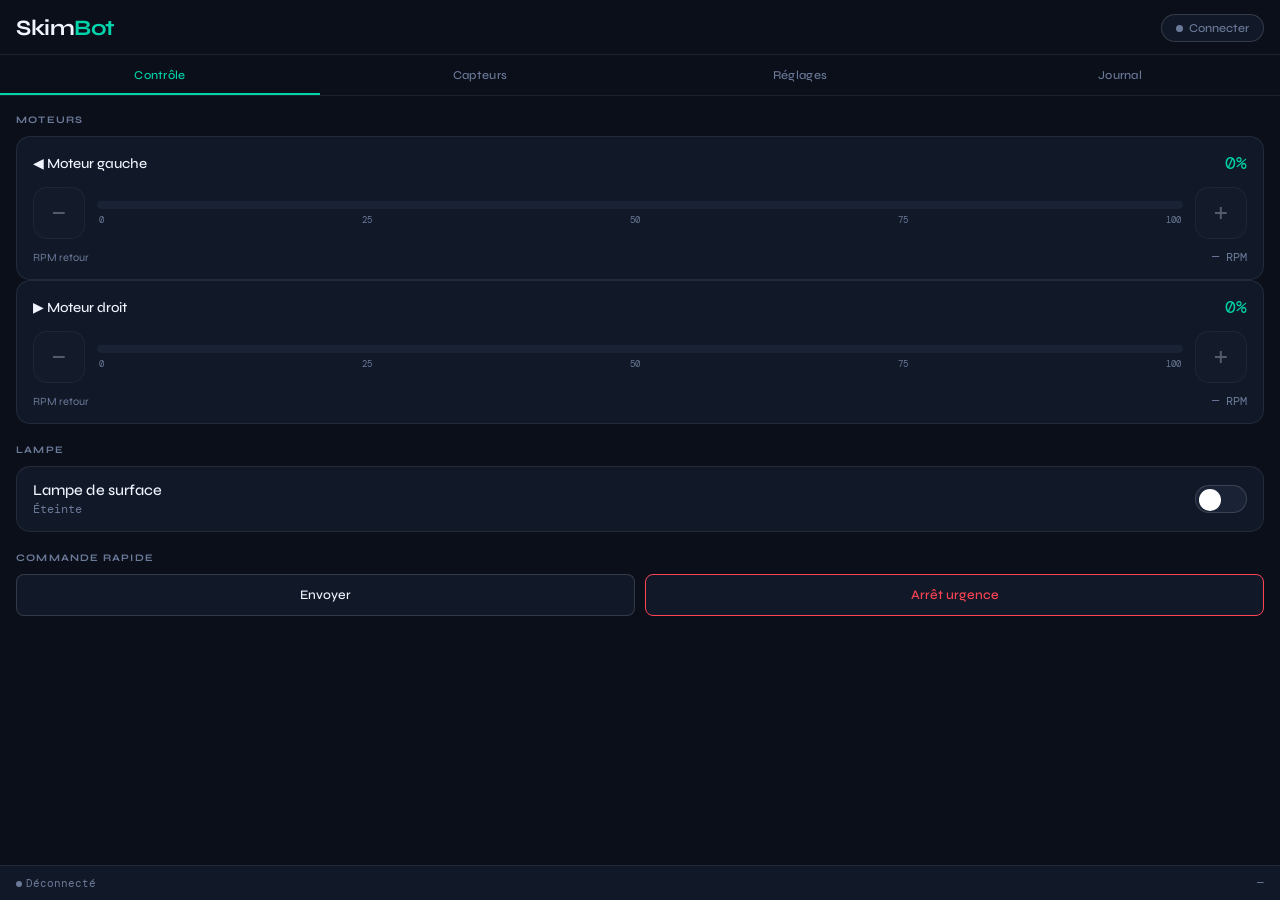
<file: master/index.html>
<!DOCTYPE html>
<html lang="fr">
<head>
<meta charset="UTF-8">
<meta name="viewport" content="width=device-width, initial-scale=1.0, user-scalable=no">
<meta name="theme-color" content="#0a0f1a">
<meta name="mobile-web-app-capable" content="yes">
<meta name="apple-mobile-web-app-capable" content="yes">
<title>SkimBot</title>
<link href="https://fonts.googleapis.com/css2?family=DM+Mono:wght@400;500&family=Syne:wght@400;500;700&display=swap" rel="stylesheet">
<style>
:root {
  --bg: #0a0f1a;
  --bg2: #111827;
  --bg3: #1a2235;
  --border: rgba(255,255,255,0.08);
  --border2: rgba(255,255,255,0.15);
  --text: #f0f4ff;
  --muted: #6b7a99;
  --accent: #00d4aa;
  --accent2: #0088ff;
  --warn: #ffaa00;
  --danger: #ff4455;
  --success: #00d4aa;
  --lamp: #ffcc44;
  --mono: 'DM Mono', monospace;
  --sans: 'Syne', sans-serif;
}
* { box-sizing: border-box; margin: 0; padding: 0; -webkit-tap-highlight-color: transparent; }
html, body { height: 100%; background: var(--bg); color: var(--text); font-family: var(--sans); overflow-x: hidden; }
 
/* ALERT OVERLAY */
#alertOverlay {
  display: none;
  position: fixed; inset: 0; z-index: 999;
  background: rgba(255,68,85,0.18);
  backdrop-filter: blur(2px);
  justify-content: center;
  align-items: flex-start;
  padding-top: 60px;
  animation: flashBg 1s infinite;
}
#alertOverlay.show { display: flex; }
@keyframes flashBg { 0%,100%{background:rgba(255,68,85,0.18)} 50%{background:rgba(255,68,85,0.08)} }
.alert-card {
  background: #1a0a0f;
  border: 1px solid var(--danger);
  border-radius: 16px;
  padding: 20px 24px;
  max-width: 320px;
  width: 90%;
  text-align: center;
}
.alert-title { font-size: 18px; font-weight: 700; color: var(--danger); margin-bottom: 8px; }
.alert-msg { font-size: 13px; color: #ffaab0; font-family: var(--mono); line-height: 1.5; margin-bottom: 16px; }
.alert-dismiss {
  background: var(--danger); color: #fff; border: none;
  border-radius: 10px; padding: 10px 24px;
  font-family: var(--sans); font-size: 14px; font-weight: 500; cursor: pointer;
}
 
/* TOPBAR */
.topbar {
  position: sticky; top: 0; z-index: 100;
  background: var(--bg);
  border-bottom: 0.5px solid var(--border);
  padding: 14px 16px 12px;
  display: flex; justify-content: space-between; align-items: center;
}
.app-name { font-size: 22px; font-weight: 700; letter-spacing: -0.5px; }
.app-name span { color: var(--accent); }
.bt-btn {
  display: flex; align-items: center; gap: 6px;
  padding: 6px 14px; border-radius: 20px;
  border: 0.5px solid var(--border2);
  background: var(--bg2); color: var(--muted);
  font-family: var(--sans); font-size: 12px; font-weight: 500;
  cursor: pointer; transition: all 0.2s;
}
.bt-btn.on { border-color: var(--accent); color: var(--accent); background: rgba(0,212,170,0.08); }
.bt-dot { width: 7px; height: 7px; border-radius: 50%; background: currentColor; }
.bt-dot.pulse { animation: pulse 1.2s infinite; }
@keyframes pulse { 0%,100%{opacity:1} 50%{opacity:0.2} }
 
/* TABS */
.tabs {
  display: flex; gap: 0;
  border-bottom: 0.5px solid var(--border);
  background: var(--bg);
  position: sticky; top: 57px; z-index: 99;
}
.tab {
  flex: 1; padding: 11px 4px; text-align: center;
  font-size: 12px; font-weight: 500; color: var(--muted);
  cursor: pointer; border-bottom: 2px solid transparent;
  transition: all 0.2s; letter-spacing: 0.3px;
}
.tab.active { color: var(--accent); border-bottom-color: var(--accent); }
 
/* PAGES */
.page { display: none; padding: 16px; padding-bottom: 32px; }
.page.active { display: block; }
 
/* SECTION HEADER */
.sec { font-size: 10px; font-weight: 700; color: var(--muted); letter-spacing: 1.2px; text-transform: uppercase; margin: 20px 0 10px; }
.sec:first-child { margin-top: 4px; }
 
/* CARDS */
.card {
  background: var(--bg2);
  border: 0.5px solid var(--border);
  border-radius: 14px;
  padding: 14px 16px;
  margin-bottom: 10px;
}
 
/* MOTOR CONTROLS */
.motor-block { margin-bottom: 0; }
.motor-head { display: flex; justify-content: space-between; align-items: center; margin-bottom: 12px; }
.motor-label { font-size: 14px; font-weight: 500; }
.motor-pct { font-family: var(--mono); font-size: 18px; color: var(--accent); }
.motor-ctrl {
  display: flex; align-items: center; justify-content: space-between; gap: 12px;
}
.motor-btn {
  width: 52px; height: 52px; border-radius: 14px;
  background: var(--bg3); border: 0.5px solid var(--border2);
  color: var(--text); font-size: 26px; font-weight: 400;
  display: flex; align-items: center; justify-content: center;
  cursor: pointer; user-select: none; transition: all 0.1s;
  font-family: var(--mono); flex-shrink: 0;
}
.motor-btn:active { background: var(--accent); color: var(--bg); transform: scale(0.93); }
.motor-btn.disabled { opacity: 0.3; pointer-events: none; }
.motor-bar-wrap {
  flex: 1; height: 8px; border-radius: 4px;
  background: var(--bg3); overflow: hidden; position: relative;
}
.motor-bar-fill {
  height: 100%; border-radius: 4px;
  background: var(--accent); width: 0%;
  transition: width 0.2s ease;
}
.motor-steps {
  display: flex; justify-content: space-between;
  margin-top: 5px; padding: 0 2px;
}
.motor-step { font-size: 9px; color: var(--muted); font-family: var(--mono); }
.rpm-row { display: flex; justify-content: space-between; align-items: center; margin-top: 10px; }
.rpm-label { font-size: 11px; color: var(--muted); }
.rpm-val { font-family: var(--mono); font-size: 12px; color: var(--muted); }
 
/* LAMP */
.lamp-card { display: flex; justify-content: space-between; align-items: center; }
.lamp-info .lamp-name { font-size: 15px; font-weight: 500; }
.lamp-info .lamp-status { font-size: 12px; color: var(--muted); margin-top: 2px; font-family: var(--mono); }
.lamp-info .lamp-status.on { color: var(--lamp); }
.toggle {
  width: 52px; height: 28px; border-radius: 14px;
  background: var(--bg3); border: 0.5px solid var(--border2);
  position: relative; cursor: pointer; transition: background 0.2s;
  flex-shrink: 0;
}
.toggle.on { background: var(--lamp); border-color: var(--lamp); }
.toggle::after {
  content: ''; position: absolute; width: 22px; height: 22px;
  border-radius: 50%; background: #fff; top: 3px; left: 3px;
  transition: transform 0.2s;
}
.toggle.on::after { transform: translateX(24px); }
 
/* SENSORS PAGE */
.presence-grid { display: grid; grid-template-columns: 1fr 1fr; gap: 10px; }
.pres-card {
  background: var(--bg2); border: 0.5px solid var(--border);
  border-radius: 14px; padding: 14px 12px; text-align: center;
}
.pres-card.detected { border-color: var(--warn); background: rgba(255,170,0,0.07); }
.pres-icon { font-size: 28px; margin-bottom: 6px; }
.pres-name { font-size: 12px; color: var(--muted); margin-bottom: 4px; }
.pres-state { font-size: 13px; font-weight: 500; font-family: var(--mono); color: var(--muted); }
.pres-card.detected .pres-state { color: var(--warn); }
 
.hum-grid { display: grid; grid-template-columns: 1fr 1fr; gap: 10px; }
.hum-card {
  background: var(--bg2); border: 0.5px solid var(--border);
  border-radius: 14px; padding: 14px 12px;
}
.hum-card.alert { border-color: var(--danger); background: rgba(255,68,85,0.07); }
.hum-top { display: flex; justify-content: space-between; align-items: flex-start; margin-bottom: 6px; }
.hum-name { font-size: 12px; color: var(--muted); }
.hum-badge {
  font-size: 10px; font-family: var(--mono); padding: 2px 7px;
  border-radius: 6px; background: rgba(107,122,153,0.2); color: var(--muted);
}
.hum-card.alert .hum-badge { background: rgba(255,68,85,0.2); color: var(--danger); }
.hum-val { font-size: 26px; font-weight: 700; font-family: var(--mono); line-height: 1; }
.hum-card.alert .hum-val { color: var(--danger); }
.hum-bar-bg { margin-top: 8px; height: 3px; border-radius: 2px; background: var(--bg3); }
.hum-bar { height: 100%; border-radius: 2px; background: var(--accent2); transition: width 0.5s ease; }
.hum-card.alert .hum-bar { background: var(--danger); }
.hum-threshold { font-size: 10px; color: var(--muted); margin-top: 4px; font-family: var(--mono); }
 
/* LOG PAGE */
.log-controls { display: flex; gap: 8px; margin-bottom: 10px; }
.log-btn {
  padding: 7px 14px; border-radius: 8px; font-family: var(--sans);
  font-size: 12px; font-weight: 500; cursor: pointer;
  border: 0.5px solid var(--border2); background: var(--bg2); color: var(--muted);
  transition: all 0.15s;
}
.log-btn:hover { color: var(--text); border-color: var(--accent); }
.log-box {
  background: var(--bg2); border: 0.5px solid var(--border);
  border-radius: 14px; padding: 12px 14px;
  font-family: var(--mono); font-size: 11px;
  max-height: 420px; overflow-y: auto; line-height: 1.7;
}
.log-entry { color: var(--muted); }
.log-entry.ok { color: var(--success); }
.log-entry.warn { color: var(--warn); }
.log-entry.err { color: var(--danger); }
.log-entry.info { color: var(--accent2); }
 
/* THRESHOLD SETTINGS */
.thresh-row { display: flex; justify-content: space-between; align-items: center; padding: 10px 0; border-bottom: 0.5px solid var(--border); }
.thresh-row:last-child { border-bottom: none; }
.thresh-name { font-size: 13px; }
.thresh-ctrl { display: flex; align-items: center; gap: 8px; }
.thresh-num {
  width: 52px; padding: 5px 8px; border-radius: 8px;
  background: var(--bg3); border: 0.5px solid var(--border2);
  color: var(--text); font-family: var(--mono); font-size: 13px;
  text-align: center; outline: none;
}
.thresh-unit { font-size: 12px; color: var(--muted); }
 
/* STATUS BAR */
.statusbar {
  display: flex; justify-content: space-between; padding: 10px 16px;
  background: var(--bg2); border-top: 0.5px solid var(--border);
  position: fixed; bottom: 0; left: 0; right: 0;
  font-family: var(--mono); font-size: 11px; color: var(--muted);
}
.status-dot { display: inline-block; width: 6px; height: 6px; border-radius: 50%; background: var(--muted); margin-right: 4px; vertical-align: middle; }
.status-dot.on { background: var(--success); }
 
/* DISCONNECTED LOCK */
.locked { opacity: 0.35; pointer-events: none; }
</style>
</head>
<body>
 
<!-- ALERT OVERLAY -->
<div id="alertOverlay">
  <div class="alert-card">
    <div class="alert-title">⚠ ALERTE HUMIDITÉ</div>
    <div class="alert-msg" id="alertMsg">—</div>
    <button class="alert-dismiss" onclick="dismissAlert()">Acquitter</button>
  </div>
</div>
 
<!-- TOPBAR -->
<div class="topbar">
  <div class="app-name">Skim<span>Bot</span></div>
  <button class="bt-btn" id="btBtn" onclick="toggleBT()">
    <span class="bt-dot" id="btDot"></span>
    <span id="btLabel">Connecter</span>
  </button>
</div>
 
<!-- TABS -->
<div class="tabs">
  <div class="tab active" onclick="showPage('ctrl')">Contrôle</div>
  <div class="tab" onclick="showPage('sensors')">Capteurs</div>
  <div class="tab" onclick="showPage('settings')">Réglages</div>
  <div class="tab" onclick="showPage('log')">Journal</div>
</div>
 
<!-- PAGE: CONTROL -->
<div class="page active" id="page-ctrl">
  <div class="sec">Moteurs</div>
  <div id="motorZone">
    <div class="card motor-block">
      <div class="motor-head">
        <span class="motor-label">◀ Moteur gauche</span>
        <span class="motor-pct" id="pctL">0%</span>
      </div>
      <div class="motor-ctrl">
        <button class="motor-btn disabled" id="btnLm" ontouchstart="startHold('L',-5)" ontouchend="stopHold()" onmousedown="startHold('L',-5)" onmouseup="stopHold()">−</button>
        <div style="flex:1">
          <div class="motor-bar-wrap"><div class="motor-bar-fill" id="barL"></div></div>
          <div class="motor-steps"><span class="motor-step">0</span><span class="motor-step">25</span><span class="motor-step">50</span><span class="motor-step">75</span><span class="motor-step">100</span></div>
        </div>
        <button class="motor-btn disabled" id="btnLp" ontouchstart="startHold('L',5)" ontouchend="stopHold()" onmousedown="startHold('L',5)" onmouseup="stopHold()">+</button>
      </div>
      <div class="rpm-row">
        <span class="rpm-label">RPM retour</span>
        <span class="rpm-val" id="rpmL">— RPM</span>
      </div>
    </div>
    <div class="card motor-block">
      <div class="motor-head">
        <span class="motor-label">▶ Moteur droit</span>
        <span class="motor-pct" id="pctR">0%</span>
      </div>
      <div class="motor-ctrl">
        <button class="motor-btn disabled" id="btnRm" ontouchstart="startHold('R',-5)" ontouchend="stopHold()" onmousedown="startHold('R',-5)" onmouseup="stopHold()">−</button>
        <div style="flex:1">
          <div class="motor-bar-wrap"><div class="motor-bar-fill" id="barR"></div></div>
          <div class="motor-steps"><span class="motor-step">0</span><span class="motor-step">25</span><span class="motor-step">50</span><span class="motor-step">75</span><span class="motor-step">100</span></div>
        </div>
        <button class="motor-btn disabled" id="btnRp" ontouchstart="startHold('R',5)" ontouchend="stopHold()" onmousedown="startHold('R',5)" onmouseup="stopHold()">+</button>
      </div>
      <div class="rpm-row">
        <span class="rpm-label">RPM retour</span>
        <span class="rpm-val" id="rpmR">— RPM</span>
      </div>
    </div>
  </div>
 
  <div class="sec">Lampe</div>
  <div class="card lamp-card">
    <div class="lamp-info">
      <div class="lamp-name">Lampe de surface</div>
      <div class="lamp-status" id="lampStatus">Éteinte</div>
    </div>
    <div class="toggle" id="lampToggle" onclick="toggleLamp()"></div>
  </div>
 
  <div class="sec">Commande rapide</div>
  <div style="display:grid;grid-template-columns:1fr 1fr;gap:10px">
    <button class="log-btn" style="padding:12px;font-size:13px;color:var(--text);border-color:var(--border2)" onclick="sendCmd()">Envoyer</button>
    <button class="log-btn" style="padding:12px;font-size:13px;color:var(--danger);border-color:var(--danger)" onclick="emergencyStop()">Arrêt urgence</button>
  </div>
</div>
 
<!-- PAGE: SENSORS -->
<div class="page" id="page-sensors">
  <div class="sec">Capteurs de présence</div>
  <div class="presence-grid">
    <div class="pres-card" id="pres0">
      <div class="pres-icon">👁</div>
      <div class="pres-name">Présence 1</div>
      <div class="pres-state" id="presState0">Aucune</div>
    </div>
    <div class="pres-card" id="pres1">
      <div class="pres-icon">👁</div>
      <div class="pres-name">Présence 2</div>
      <div class="pres-state" id="presState1">Aucune</div>
    </div>
  </div>
 
  <div class="sec">Capteurs d'humidité</div>
  <div class="hum-grid">
    <div class="hum-card" id="humCard0">
      <div class="hum-top"><span class="hum-name">Humidité 1</span><span class="hum-badge" id="humBadge0">OK</span></div>
      <div class="hum-val" id="humVal0">—<span style="font-size:14px">%</span></div>
      <div class="hum-bar-bg"><div class="hum-bar" id="humBar0" style="width:0%"></div></div>
      <div class="hum-threshold" id="humTh0">seuil: 80%</div>
    </div>
    <div class="hum-card" id="humCard1">
      <div class="hum-top"><span class="hum-name">Humidité 2</span><span class="hum-badge" id="humBadge1">OK</span></div>
      <div class="hum-val" id="humVal1">—<span style="font-size:14px">%</span></div>
      <div class="hum-bar-bg"><div class="hum-bar" id="humBar1" style="width:0%"></div></div>
      <div class="hum-threshold" id="humTh1">seuil: 80%</div>
    </div>
    <div class="hum-card" id="humCard2">
      <div class="hum-top"><span class="hum-name">Humidité 3</span><span class="hum-badge" id="humBadge2">OK</span></div>
      <div class="hum-val" id="humVal2">—<span style="font-size:14px">%</span></div>
      <div class="hum-bar-bg"><div class="hum-bar" id="humBar2" style="width:0%"></div></div>
      <div class="hum-threshold" id="humTh2">seuil: 80%</div>
    </div>
    <div class="hum-card" id="humCard3">
      <div class="hum-top"><span class="hum-name">Humidité 4</span><span class="hum-badge" id="humBadge3">OK</span></div>
      <div class="hum-val" id="humVal3">—<span style="font-size:14px">%</span></div>
      <div class="hum-bar-bg"><div class="hum-bar" id="humBar3" style="width:0%"></div></div>
      <div class="hum-threshold" id="humTh3">seuil: 80%</div>
    </div>
  </div>
</div>
 
<!-- PAGE: SETTINGS -->
<div class="page" id="page-settings">
  <div class="sec">Seuils d'alerte humidité</div>
  <div class="card">
    <div class="thresh-row">
      <span class="thresh-name">Humidité 1</span>
      <div class="thresh-ctrl">
        <input class="thresh-num" type="number" min="0" max="100" value="80" id="th0" onchange="updateThreshold(0,this.value)">
        <span class="thresh-unit">%</span>
      </div>
    </div>
    <div class="thresh-row">
      <span class="thresh-name">Humidité 2</span>
      <div class="thresh-ctrl">
        <input class="thresh-num" type="number" min="0" max="100" value="80" id="th1" onchange="updateThreshold(1,this.value)">
        <span class="thresh-unit">%</span>
      </div>
    </div>
    <div class="thresh-row">
      <span class="thresh-name">Humidité 3</span>
      <div class="thresh-ctrl">
        <input class="thresh-num" type="number" min="0" max="100" value="80" id="th2" onchange="updateThreshold(2,this.value)">
        <span class="thresh-unit">%</span>
      </div>
    </div>
    <div class="thresh-row">
      <span class="thresh-name">Humidité 4</span>
      <div class="thresh-ctrl">
        <input class="thresh-num" type="number" min="0" max="100" value="80" id="th3" onchange="updateThreshold(3,this.value)">
        <span class="thresh-unit">%</span>
      </div>
    </div>
  </div>
 
  <div class="sec">Connexion Bluetooth</div>
  <div class="card">
    <div class="thresh-row">
      <span class="thresh-name">Appareil cible</span>
      <span style="font-family:var(--mono);font-size:12px;color:var(--accent)" id="btDeviceName">—</span>
    </div>
    <div class="thresh-row">
      <span class="thresh-name">Protocole</span>
      <span style="font-family:var(--mono);font-size:12px;color:var(--muted)">BLE SPP / Serial</span>
    </div>
    <div class="thresh-row" style="border:none">
      <span class="thresh-name">UUID Service</span>
      <span style="font-family:var(--mono);font-size:10px;color:var(--muted)">0000FFE0-…</span>
    </div>
  </div>
</div>
 
<!-- PAGE: LOG -->
<div class="page" id="page-log">
  <div class="log-controls">
    <button class="log-btn" onclick="clearLog()">Effacer</button>
    <button class="log-btn" id="autoScrollBtn" onclick="toggleAutoScroll()">Auto-scroll: ON</button>
  </div>
  <div class="log-box" id="logBox">
    <div class="log-entry info">[--:--:--] SkimBot v1.0 — en attente de connexion BT…</div>
  </div>
</div>
 
<!-- STATUS BAR -->
<div class="statusbar">
  <span><span class="status-dot" id="connDot"></span><span id="connLabel">Déconnecté</span></span>
  <span id="statusRight" style="color:var(--muted)">—</span>
</div>
 
<script>
// ─── STATE ───────────────────────────────────────────────
let connected = false;
let lampOn = false;
let autoScroll = true;
let simInterval = null;
let btDevice = null, btChar = null;
const thresholds = [80, 80, 80, 80];
const humValues = [0, 0, 0, 0];
const presValues = [false, false];
 
// ─── BLUETOOTH ───────────────────────────────────────────
async function toggleBT() {
  if (connected) { disconnectBT(); return; }
 
  // Real Web Bluetooth API
  if (navigator.bluetooth) {
    try {
      log('Recherche Bluetooth…', 'info');
      btDevice = await navigator.bluetooth.requestDevice({
        acceptAllDevices: true,
        optionalServices: ['0000ffe0-0000-1000-8000-00805f9b34fb']
      });
      btDevice.addEventListener('gattserverdisconnected', onBTDisconnect);
      log('Connexion à ' + btDevice.name + '…', 'info');
      const server = await btDevice.gatt.connect();
      const service = await server.getPrimaryService('0000ffe0-0000-1000-8000-00805f9b34fb');
      btChar = await service.getCharacteristic('0000ffe1-0000-1000-8000-00805f9b34fb');
      await btChar.startNotifications();
      btChar.addEventListener('characteristicvaluechanged', onBTData);
      onConnected(btDevice.name);
    } catch(e) {
      log('BT erreur: ' + e.message, 'err');
      // Fallback: simulation mode
      startSimulation();
    }
  } else {
    log('Web Bluetooth non dispo → mode simulation', 'warn');
    startSimulation();
  }
}
 
function startSimulation() {
  onConnected('RPI-Skim [SIM]');
  simInterval = setInterval(simulateTick, 1000);
}
 
function simulateTick() {
  const l = motorVals['L'];
  const r = motorVals['R'];
  const fake = {
    rpmL: Math.max(0, Math.round(l * 28 + (Math.random()-0.5)*40)),
    rpmR: Math.max(0, Math.round(r * 28 + (Math.random()-0.5)*40)),
    pres: [Math.random() > 0.85, Math.random() > 0.9],
    hum: humValues.map((v,i) => {
      let n = v + (Math.random()-0.48)*3;
      n = Math.max(20, Math.min(99, n));
      humValues[i] = Math.round(n);
      return humValues[i];
    })
  };
  applyTelemetry(fake);
}
 
function onBTData(event) {
  const dec = new TextDecoder();
  const raw = dec.decode(event.target.value).trim();
  try {
    const d = JSON.parse(raw);
    applyTelemetry(d);
  } catch(e) { log('Parse err: ' + raw, 'err'); }
}
 
function applyTelemetry(d) {
  if (d.rpmL !== undefined) document.getElementById('rpmL').textContent = d.rpmL + ' RPM';
  if (d.rpmR !== undefined) document.getElementById('rpmR').textContent = d.rpmR + ' RPM';
 
  if (d.pres) {
    d.pres.forEach((v, i) => {
      presValues[i] = v;
      const card = document.getElementById('pres' + i);
      const state = document.getElementById('presState' + i);
      if (v) {
        card.classList.add('detected');
        state.textContent = 'DÉTECTÉ';
        log('Présence ' + (i+1) + ' détectée', 'warn');
      } else {
        card.classList.remove('detected');
        state.textContent = 'Aucune';
      }
    });
  }
 
  if (d.hum) {
    let alertList = [];
    d.hum.forEach((v, i) => {
      humValues[i] = v;
      document.getElementById('humVal' + i).innerHTML = v + '<span style="font-size:14px">%</span>';
      document.getElementById('humBar' + i).style.width = Math.min(v, 100) + '%';
      const card = document.getElementById('humCard' + i);
      const badge = document.getElementById('humBadge' + i);
      if (v >= thresholds[i]) {
        card.classList.add('alert');
        badge.textContent = 'ALERTE';
        alertList.push('Capteur ' + (i+1) + ': ' + v + '% (seuil ' + thresholds[i] + '%)');
      } else {
        card.classList.remove('alert');
        badge.textContent = 'OK';
      }
    });
    if (alertList.length > 0) showAlert(alertList.join('\n'));
  }
 
  document.getElementById('statusRight').textContent = ts();
}
 
function onConnected(name) {
  connected = true;
  document.getElementById('btBtn').classList.add('on');
  document.getElementById('btDot').classList.add('pulse');
  document.getElementById('btLabel').textContent = name || 'Connecté';
  document.getElementById('btDeviceName').textContent = name || '—';
  ['btnLm','btnLp','btnRm','btnRp'].forEach(id => document.getElementById(id).classList.remove('disabled'));
  document.getElementById('connDot').classList.add('on');
  document.getElementById('connLabel').textContent = 'Connecté';
  log('Connecté: ' + (name || 'inconnu'), 'ok');
}
 
function disconnectBT() {
  if (btDevice && btDevice.gatt.connected) btDevice.gatt.disconnect();
  clearInterval(simInterval);
  onBTDisconnect();
}
 
function onBTDisconnect() {
  connected = false;
  document.getElementById('btBtn').classList.remove('on');
  document.getElementById('btDot').classList.remove('pulse');
  document.getElementById('btLabel').textContent = 'Connecter';
  ['btnLm','btnLp','btnRm','btnRp'].forEach(id => document.getElementById(id).classList.add('disabled'));
  document.getElementById('connDot').classList.remove('on');
  document.getElementById('connLabel').textContent = 'Déconnecté';
  document.getElementById('rpmL').textContent = '— RPM';
  document.getElementById('rpmR').textContent = '— RPM';
  log('Déconnecté.', 'err');
}
 
// ─── MOTOR ───────────────────────────────────────────────
let motorVals = {L: 0, R: 0};
let holdTimer = null;
 
function startHold(side, delta) {
  stepMotor(side, delta);
  holdTimer = setInterval(() => stepMotor(side, delta), 150);
}
function stopHold() { clearInterval(holdTimer); }
 
function stepMotor(side, delta) {
  motorVals[side] = Math.max(0, Math.min(100, motorVals[side] + delta));
  updateMotorUI(side);
  sendBT({type: 'motor', side: side, power: motorVals[side]});
}
 
function setMotor(side, val) {
  motorVals[side] = Math.max(0, Math.min(100, parseInt(val)));
  updateMotorUI(side);
}
 
function updateMotorUI(side) {
  const v = motorVals[side];
  document.getElementById('pct' + side).textContent = v + '%';
  document.getElementById('bar' + side).style.width = v + '%';
}
 
// ─── LAMP ─────────────────────────────────────────────────
function toggleLamp() {
  if (!connected) return;
  lampOn = !lampOn;
  const tog = document.getElementById('lampToggle');
  const st = document.getElementById('lampStatus');
  if (lampOn) {
    tog.classList.add('on');
    st.textContent = 'Allumée';
    st.classList.add('on');
  } else {
    tog.classList.remove('on');
    st.textContent = 'Éteinte';
    st.classList.remove('on');
  }
  sendBT({type: 'lamp', state: lampOn ? 1 : 0});
  log('Lampe ' + (lampOn ? 'allumée' : 'éteinte'), lampOn ? 'ok' : 'info');
}
 
// ─── COMMANDS ─────────────────────────────────────────────
function sendCmd() {
  const l = motorVals['L'];
  const r = motorVals['R'];
  sendBT({type: 'cmd', motorL: l, motorR: r, lamp: lampOn ? 1 : 0});
  log('CMD envoyée → L:' + l + '% R:' + r + '%', 'ok');
}
 
function emergencyStop() {
  motorVals['L'] = 0; motorVals['R'] = 0;
  updateMotorUI('L'); updateMotorUI('R');
  sendBT({type: 'estop'});
  log('ARRÊT D\'URGENCE', 'err');
}
 
function sendBT(obj) {
  if (!btChar) return;
  const enc = new TextEncoder();
  btChar.writeValue(enc.encode(JSON.stringify(obj) + '\n')).catch(e => log('BT write err: ' + e.message, 'err'));
}
 
// ─── ALERT ────────────────────────────────────────────────
let alertActive = false;
function showAlert(msg) {
  if (alertActive) return;
  alertActive = true;
  document.getElementById('alertMsg').textContent = msg;
  document.getElementById('alertOverlay').classList.add('show');
  if (navigator.vibrate) navigator.vibrate([300, 100, 300, 100, 300]);
  log('ALERTE HUMIDITÉ: ' + msg.replace('\n', ' | '), 'err');
}
function dismissAlert() {
  alertActive = false;
  document.getElementById('alertOverlay').classList.remove('show');
}
 
// ─── THRESHOLDS ───────────────────────────────────────────
function updateThreshold(i, val) {
  thresholds[i] = parseInt(val);
  document.getElementById('humTh' + i).textContent = 'seuil: ' + thresholds[i] + '%';
  log('Seuil humidité ' + (i+1) + ' → ' + thresholds[i] + '%', 'info');
}
 
// ─── UI HELPERS ───────────────────────────────────────────
function showPage(name) {
  document.querySelectorAll('.page').forEach(p => p.classList.remove('active'));
  document.querySelectorAll('.tab').forEach(t => t.classList.remove('active'));
  document.getElementById('page-' + name).classList.add('active');
  event.target.classList.add('active');
}
 
function log(msg, cls) {
  const box = document.getElementById('logBox');
  const el = document.createElement('div');
  el.className = 'log-entry ' + (cls || '');
  el.textContent = '[' + ts() + '] ' + msg;
  box.appendChild(el);
  if (autoScroll) box.scrollTop = box.scrollHeight;
}
 
function clearLog() {
  document.getElementById('logBox').innerHTML = '';
  log('Journal effacé', 'info');
}
 
function toggleAutoScroll() {
  autoScroll = !autoScroll;
  document.getElementById('autoScrollBtn').textContent = 'Auto-scroll: ' + (autoScroll ? 'ON' : 'OFF');
}
 
function ts() {
  const d = new Date();
  return [d.getHours(), d.getMinutes(), d.getSeconds()].map(n => String(n).padStart(2,'0')).join(':');
}
</script>
</body>
</html>
</file>
